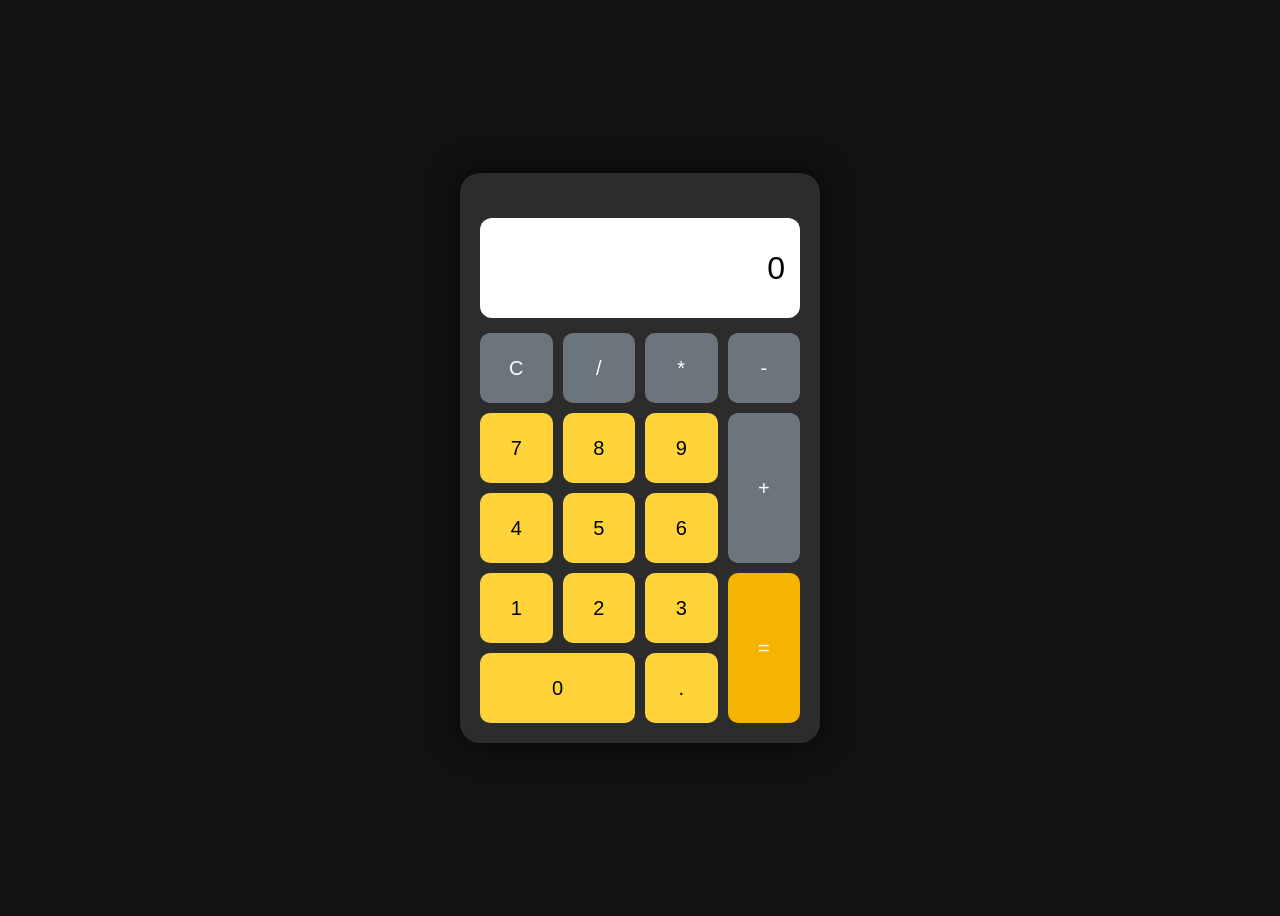
<file: index.html>
<!DOCTYPE html>
<html lang="en">
<head>
<meta charset="UTF-8">
<title>Portfolio Calculator</title>
<link rel="stylesheet" href="style.css">
</head>
<body>

<div class="calculator">

  <div class="history" id="history"></div>
  <div class="display" id="display">0</div>

  <div class="buttons">

    <button class="clear">C</button>
    <button class="divide">/</button>
    <button class="multiply">*</button>
    <button class="minus">-</button>

    <button class="seven">7</button>
    <button class="eight">8</button>
    <button class="nine">9</button>
    <button class="plus">+</button>

    <button class="four">4</button>
    <button class="five">5</button>
    <button class="six">6</button>

    <button class="one">1</button>
    <button class="two">2</button>
    <button class="three">3</button>
    <button class="equals">=</button>

    <button class="zero">0</button>
    <button class="decimal">.</button>

  </div>

</div>

<script src="script.js"></script>
</body>
</html>
</file>
<file: style.css>
body{
  background:#121212;
  font-family:Arial, Helvetica, sans-serif;
  display:flex;
  justify-content:center;
  align-items:center;
  height:100vh;
}

.calculator{
  background:#2c2c2c;
  padding:20px;
  border-radius:20px;
  width:320px;
  box-shadow:0 0 30px rgba(0,0,0,0.7);
}

.history{
  color:#bbbbbb;
  text-align:right;
  font-size:16px;
  margin-bottom:5px;
  min-height:20px;
}

.display{
  background:white;
  height:70px;
  border-radius:12px;
  display:flex;
  align-items:center;
  justify-content:flex-end;
  padding:15px;
  font-size:32px;
  margin-bottom:15px;
  overflow-x:auto;
}

.buttons{
  display:grid;
  grid-template-columns:repeat(4,1fr);
  grid-template-rows:repeat(5,70px);
  grid-template-areas:
    "clear divide multiply minus"
    "seven eight nine plus"
    "four five six plus"
    "one two three equals"
    "zero zero decimal equals";
  gap:10px;
}

button{
  border:none;
  width:100%;
  height:100%;
  font-size:20px;
  border-radius:10px;
  cursor:pointer;
  transition:all .15s ease;
  position:relative;
  overflow:hidden;
  background:#ffd43b;
}

/* Hover glow */
button:hover{
  box-shadow:0 0 15px #ffd43b;
}

/* Press animation */
button:active{
  transform:scale(.92);
}

/* Operator style (applies to all operators including plus) */
.divide, .multiply, .minus, .plus{
  background:#6c757d;
  color:white;
}

.clear{grid-area:clear;background:#6c757d;color:white;}
.divide{grid-area:divide;}
.multiply{grid-area:multiply;}
.minus{grid-area:minus;}
.plus{grid-area:plus;} /* spans two rows automatically via grid-area */

.seven{grid-area:seven;}
.eight{grid-area:eight;}
.nine{grid-area:nine;}

.four{grid-area:four;}
.five{grid-area:five;}
.six{grid-area:six;}

.one{grid-area:one;}
.two{grid-area:two;}
.three{grid-area:three;}

.zero{grid-area:zero;}
.decimal{grid-area:decimal;}

.equals{grid-area:equals;background:#f4b400;color:white;}
</file>
